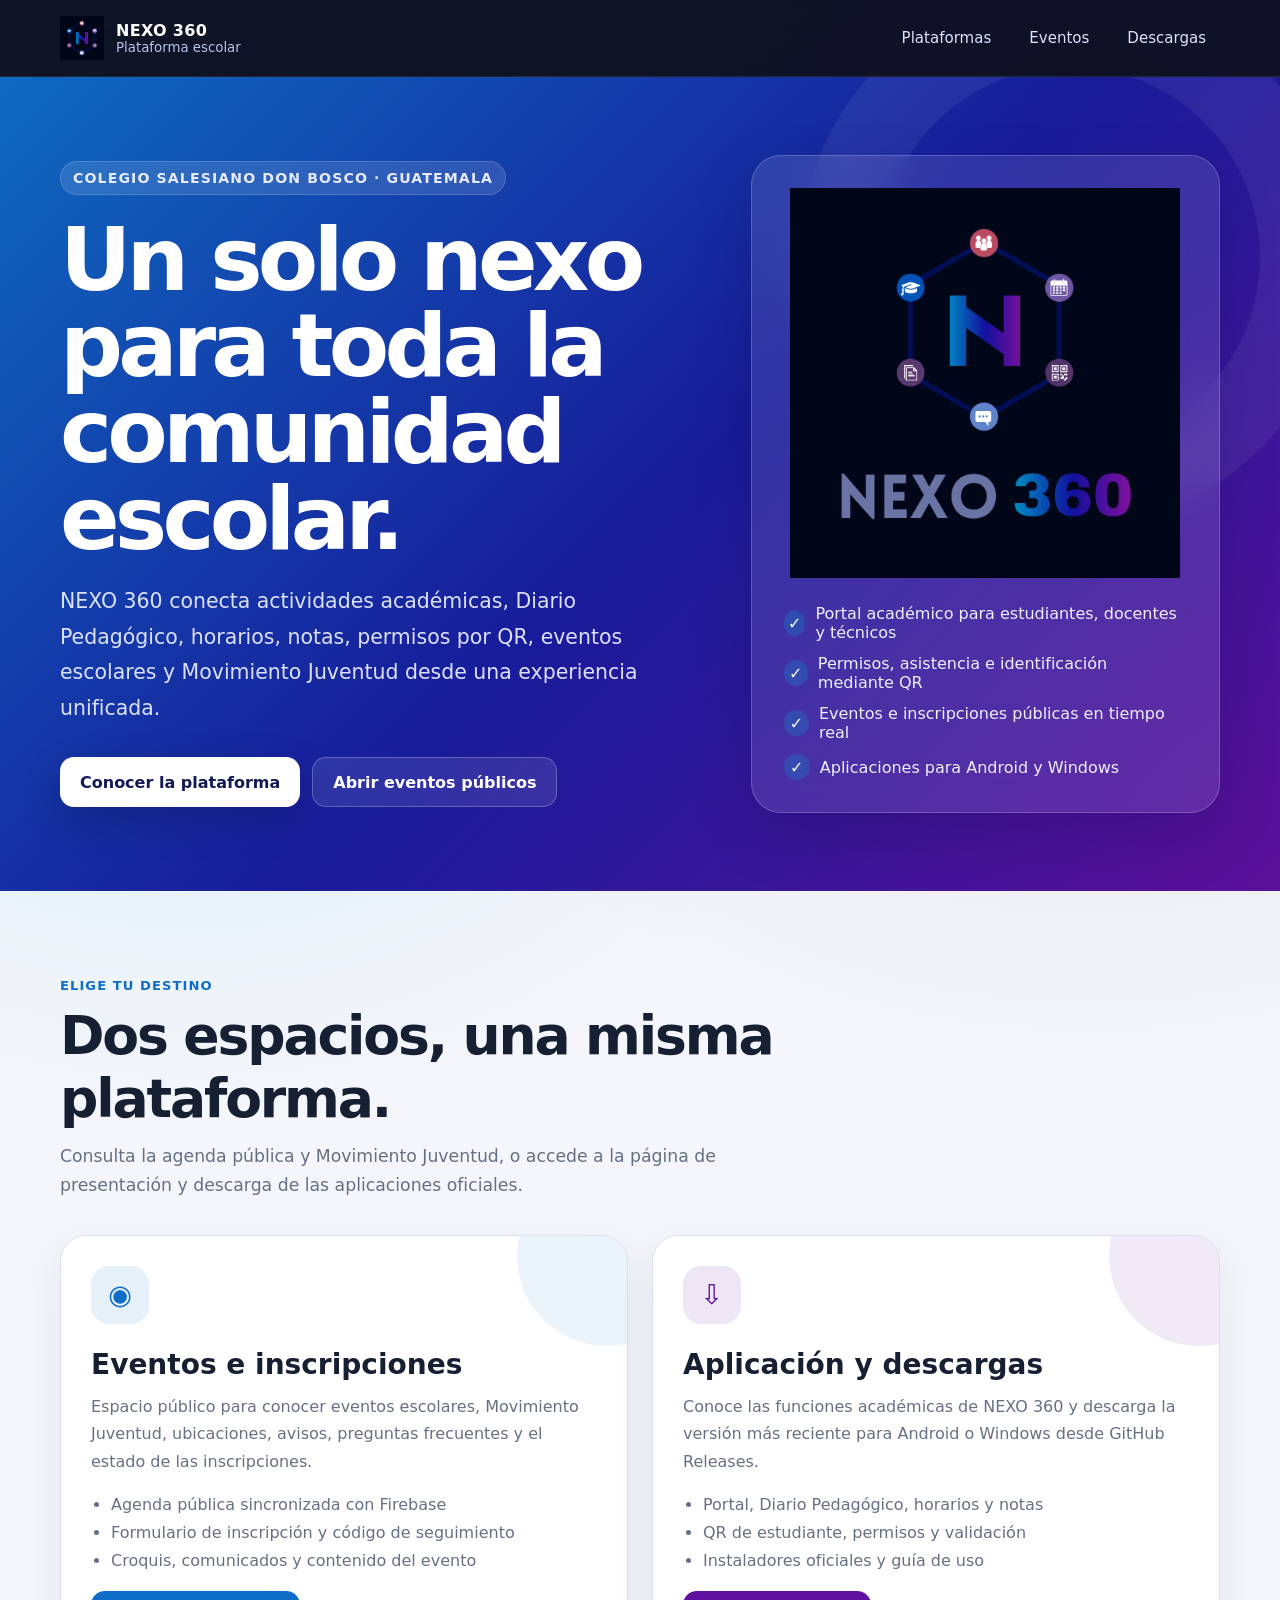
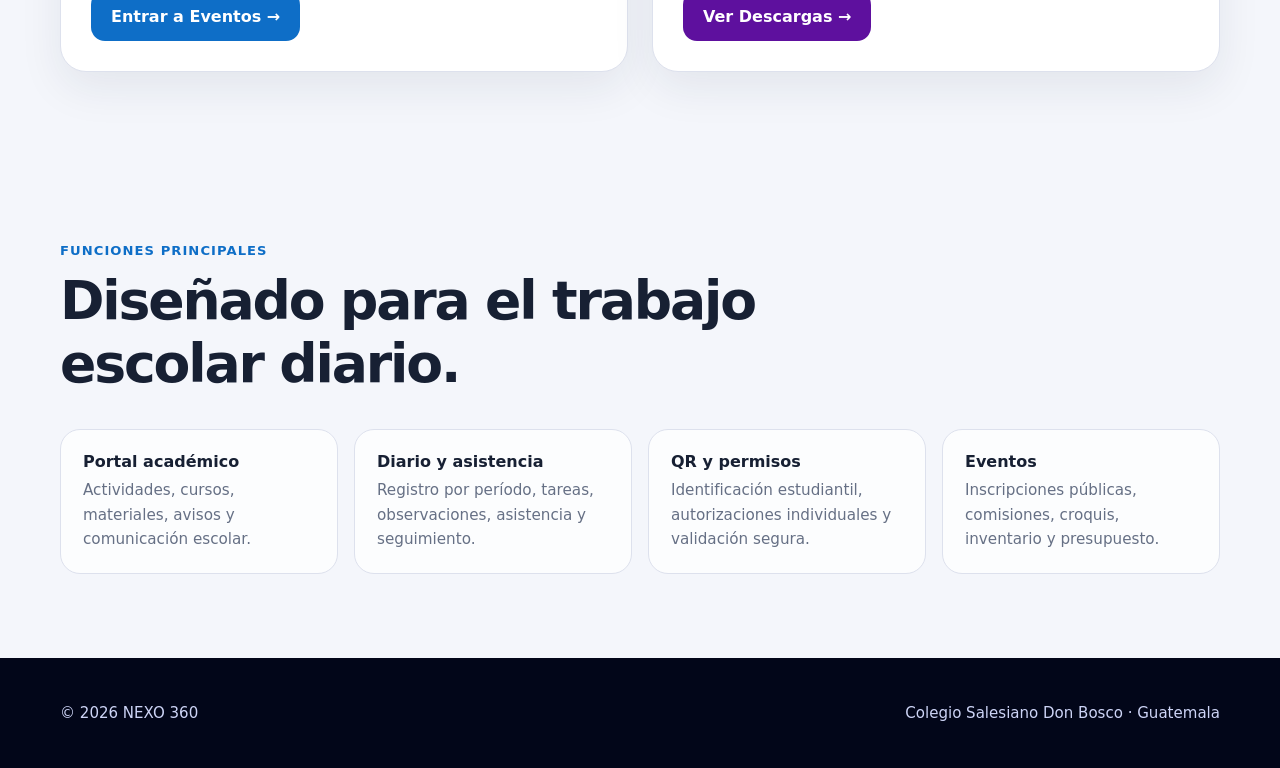
<file: web/index.html>
<!doctype html>
<html lang="es">
<head>
  <meta charset="utf-8">
  <meta name="viewport" content="width=device-width, initial-scale=1">
  <meta name="description" content="NEXO 360: portal escolar, eventos públicos y descargas para Android y Windows.">
  <meta name="theme-color" content="#020619">
  <title>NEXO 360 · Inicio</title>
  <link rel="icon" href="eventos/assets/nexo-360-icon.png">
  <style>
    :root{--navy:#020619;--primary:#131954;--blue:#0e6ec7;--cyan:#00a4d6;--violet:#5e109e;--surface:#fff;--background:#f4f6fb;--text:#172033;--muted:#667085;--border:#dde1ed;--shadow:0 24px 60px rgba(2,6,25,.16)}
    *{box-sizing:border-box}html{scroll-behavior:smooth}body{margin:0;font-family:Inter,ui-sans-serif,system-ui,-apple-system,BlinkMacSystemFont,"Segoe UI",sans-serif;color:var(--text);background:radial-gradient(circle at 15% 15%,rgba(0,164,214,.14),transparent 34%),radial-gradient(circle at 85% 8%,rgba(94,16,158,.15),transparent 36%),var(--background)}
    a{color:inherit;text-decoration:none}img{max-width:100%;display:block}
    .topbar{position:sticky;top:0;z-index:20;background:rgba(2,6,25,.94);backdrop-filter:blur(16px);border-bottom:1px solid rgba(255,255,255,.08)}
    .nav{width:min(1160px,calc(100% - 32px));margin:auto;min-height:76px;display:flex;align-items:center;justify-content:space-between;gap:24px}
    .brand{display:inline-flex;align-items:center;gap:12px;color:#fff;font-weight:800;letter-spacing:.02em}.brand img{width:44px;height:44px;object-fit:contain}.brand span{display:grid}.brand small{color:#b9c2ee;font-weight:500;letter-spacing:0}
    .nav-links{display:flex;align-items:center;gap:10px}.nav-links a{color:#dce1ff;padding:10px 14px;border-radius:999px;font-size:.94rem}.nav-links a:hover{background:rgba(255,255,255,.09)}
    .hero{color:#fff;background:linear-gradient(135deg,rgba(14,110,199,.96),rgba(25,28,159,.96) 52%,rgba(94,16,158,.97)),var(--navy);overflow:hidden}
    .hero-inner{width:min(1160px,calc(100% - 32px));margin:auto;min-height:640px;display:grid;grid-template-columns:1.15fr .85fr;align-items:center;gap:56px;padding:78px 0;position:relative}.hero-inner::after{content:"";position:absolute;width:380px;height:380px;right:-120px;top:-90px;border-radius:50%;border:80px solid rgba(255,255,255,.06)}
    .eyebrow{display:inline-flex;align-items:center;gap:8px;padding:8px 12px;border-radius:999px;background:rgba(255,255,255,.12);border:1px solid rgba(255,255,255,.16);color:#e8ebff;font-size:.88rem;font-weight:700;text-transform:uppercase;letter-spacing:.08em}
    h1{font-size:clamp(2.7rem,7vw,5.5rem);line-height:.98;margin:22px 0;max-width:800px;letter-spacing:-.055em}.hero p{color:#dce1ff;font-size:clamp(1.05rem,2vw,1.28rem);line-height:1.75;max-width:700px;margin:0 0 30px}
    .actions{display:flex;flex-wrap:wrap;gap:12px}.button{display:inline-flex;align-items:center;justify-content:center;gap:9px;min-height:50px;padding:0 20px;border-radius:14px;font-weight:800;transition:transform .18s ease,box-shadow .18s ease,background .18s ease}.button:hover{transform:translateY(-2px)}.button.primary{background:#fff;color:var(--primary);box-shadow:0 15px 40px rgba(0,0,0,.18)}.button.secondary{background:rgba(255,255,255,.1);color:#fff;border:1px solid rgba(255,255,255,.24)}
    .hero-card{position:relative;z-index:2;border-radius:30px;padding:32px;background:rgba(255,255,255,.11);border:1px solid rgba(255,255,255,.2);box-shadow:var(--shadow);backdrop-filter:blur(18px)}.hero-card img{width:min(100%,390px);margin:0 auto 26px}.hero-card ul{list-style:none;padding:0;margin:0;display:grid;gap:12px}.hero-card li{display:flex;align-items:center;gap:10px;color:#eef0ff}.hero-card li::before{content:"✓";width:26px;height:26px;border-radius:50%;display:grid;place-items:center;background:rgba(0,164,214,.24);color:#fff;font-weight:900}
    .section{width:min(1160px,calc(100% - 32px));margin:auto;padding:84px 0}.section-heading{max-width:760px;margin-bottom:34px}.section-heading span{color:var(--blue);font-weight:800;text-transform:uppercase;letter-spacing:.08em;font-size:.82rem}.section-heading h2{font-size:clamp(2rem,5vw,3.35rem);margin:10px 0 12px;letter-spacing:-.04em}.section-heading p{color:var(--muted);font-size:1.08rem;line-height:1.7;margin:0}
    .choice-grid{display:grid;grid-template-columns:repeat(2,minmax(0,1fr));gap:24px}.choice-card{background:var(--surface);border:1px solid var(--border);border-radius:26px;padding:30px;box-shadow:0 16px 44px rgba(30,39,70,.08);display:flex;flex-direction:column;min-height:390px;position:relative;overflow:hidden}.choice-card::after{content:"";position:absolute;width:180px;height:180px;border-radius:50%;right:-70px;top:-70px;background:rgba(14,110,199,.08)}.choice-card.downloads::after{background:rgba(94,16,158,.09)}
    .icon{width:58px;height:58px;border-radius:18px;display:grid;place-items:center;font-size:1.7rem;background:rgba(14,110,199,.1);color:var(--blue);margin-bottom:24px}.downloads .icon{background:rgba(94,16,158,.1);color:var(--violet)}.choice-card h3{font-size:1.75rem;margin:0 0 12px}.choice-card p{color:var(--muted);line-height:1.72;margin:0}.choice-card ul{padding-left:20px;color:var(--muted);line-height:1.75}.choice-card .button{margin-top:auto;align-self:flex-start}.choice-card .button.primary{background:var(--blue);color:#fff;box-shadow:none}.choice-card.downloads .button.primary{background:var(--violet)}
    .features{display:grid;grid-template-columns:repeat(4,minmax(0,1fr));gap:16px}.feature{background:rgba(255,255,255,.76);border:1px solid var(--border);border-radius:20px;padding:22px}.feature strong{display:block;margin-bottom:7px}.feature p{margin:0;color:var(--muted);line-height:1.6;font-size:.95rem}
    footer{background:var(--navy);color:#cdd4f6}.footer-inner{width:min(1160px,calc(100% - 32px));margin:auto;min-height:110px;display:flex;align-items:center;justify-content:space-between;gap:20px;font-size:.94rem}
    @media(max-width:900px){.hero-inner,.choice-grid{grid-template-columns:1fr}.hero-inner{padding:58px 0;gap:36px}.hero-card{max-width:620px}.features{grid-template-columns:repeat(2,minmax(0,1fr))}}
    @media(max-width:640px){.nav{min-height:68px}.brand small,.nav-links{display:none}.section{padding:62px 0}.choice-card{min-height:0}.choice-card .button{margin-top:24px;width:100%}.features{grid-template-columns:1fr}.footer-inner{padding:28px 0;flex-direction:column;align-items:flex-start}}
  </style>
</head>
<body>
  <header class="topbar">
    <div class="nav">
      <a class="brand" href="./" aria-label="Inicio de NEXO 360"><img src="eventos/assets/nexo-360-icon.png" alt="Logo de NEXO 360"><span>NEXO 360<small>Plataforma escolar</small></span></a>
      <nav class="nav-links" aria-label="Navegación principal"><a href="#plataformas">Plataformas</a><a href="eventos/">Eventos</a><a href="descargas/">Descargas</a></nav>
    </div>
  </header>
  <main>
    <section class="hero">
      <div class="hero-inner">
        <div>
          <span class="eyebrow">Colegio Salesiano Don Bosco · Guatemala</span>
          <h1>Un solo nexo para toda la comunidad escolar.</h1>
          <p>NEXO 360 conecta actividades académicas, Diario Pedagógico, horarios, notas, permisos por QR, eventos escolares y Movimiento Juventud desde una experiencia unificada.</p>
          <div class="actions"><a class="button primary" href="#plataformas">Conocer la plataforma</a><a class="button secondary" href="eventos/">Abrir eventos públicos</a></div>
        </div>
        <aside class="hero-card" aria-label="Resumen de NEXO 360">
          <img src="eventos/assets/nexo-360-logo.png" alt="NEXO 360">
          <ul><li>Portal académico para estudiantes, docentes y técnicos</li><li>Permisos, asistencia e identificación mediante QR</li><li>Eventos e inscripciones públicas en tiempo real</li><li>Aplicaciones para Android y Windows</li></ul>
        </aside>
      </div>
    </section>
    <section class="section" id="plataformas">
      <div class="section-heading"><span>Elige tu destino</span><h2>Dos espacios, una misma plataforma.</h2><p>Consulta la agenda pública y Movimiento Juventud, o accede a la página de presentación y descarga de las aplicaciones oficiales.</p></div>
      <div class="choice-grid">
        <article class="choice-card"><div class="icon" aria-hidden="true">◉</div><h3>Eventos e inscripciones</h3><p>Espacio público para conocer eventos escolares, Movimiento Juventud, ubicaciones, avisos, preguntas frecuentes y el estado de las inscripciones.</p><ul><li>Agenda pública sincronizada con Firebase</li><li>Formulario de inscripción y código de seguimiento</li><li>Croquis, comunicados y contenido del evento</li></ul><a class="button primary" href="eventos/">Entrar a Eventos →</a></article>
        <article class="choice-card downloads"><div class="icon" aria-hidden="true">⇩</div><h3>Aplicación y descargas</h3><p>Conoce las funciones académicas de NEXO 360 y descarga la versión más reciente para Android o Windows desde GitHub Releases.</p><ul><li>Portal, Diario Pedagógico, horarios y notas</li><li>QR de estudiante, permisos y validación</li><li>Instaladores oficiales y guía de uso</li></ul><a class="button primary" href="descargas/">Ver Descargas →</a></article>
      </div>
    </section>
    <section class="section" aria-labelledby="funciones-title">
      <div class="section-heading"><span>Funciones principales</span><h2 id="funciones-title">Diseñado para el trabajo escolar diario.</h2></div>
      <div class="features"><article class="feature"><strong>Portal académico</strong><p>Actividades, cursos, materiales, avisos y comunicación escolar.</p></article><article class="feature"><strong>Diario y asistencia</strong><p>Registro por período, tareas, observaciones, asistencia y seguimiento.</p></article><article class="feature"><strong>QR y permisos</strong><p>Identificación estudiantil, autorizaciones individuales y validación segura.</p></article><article class="feature"><strong>Eventos</strong><p>Inscripciones públicas, comisiones, croquis, inventario y presupuesto.</p></article></div>
    </section>
  </main>
  <footer><div class="footer-inner"><span>© <span id="year"></span> NEXO 360</span><span>Colegio Salesiano Don Bosco · Guatemala</span></div></footer>
  <script>document.getElementById('year').textContent=new Date().getFullYear();</script>
</body>
</html>
</file>
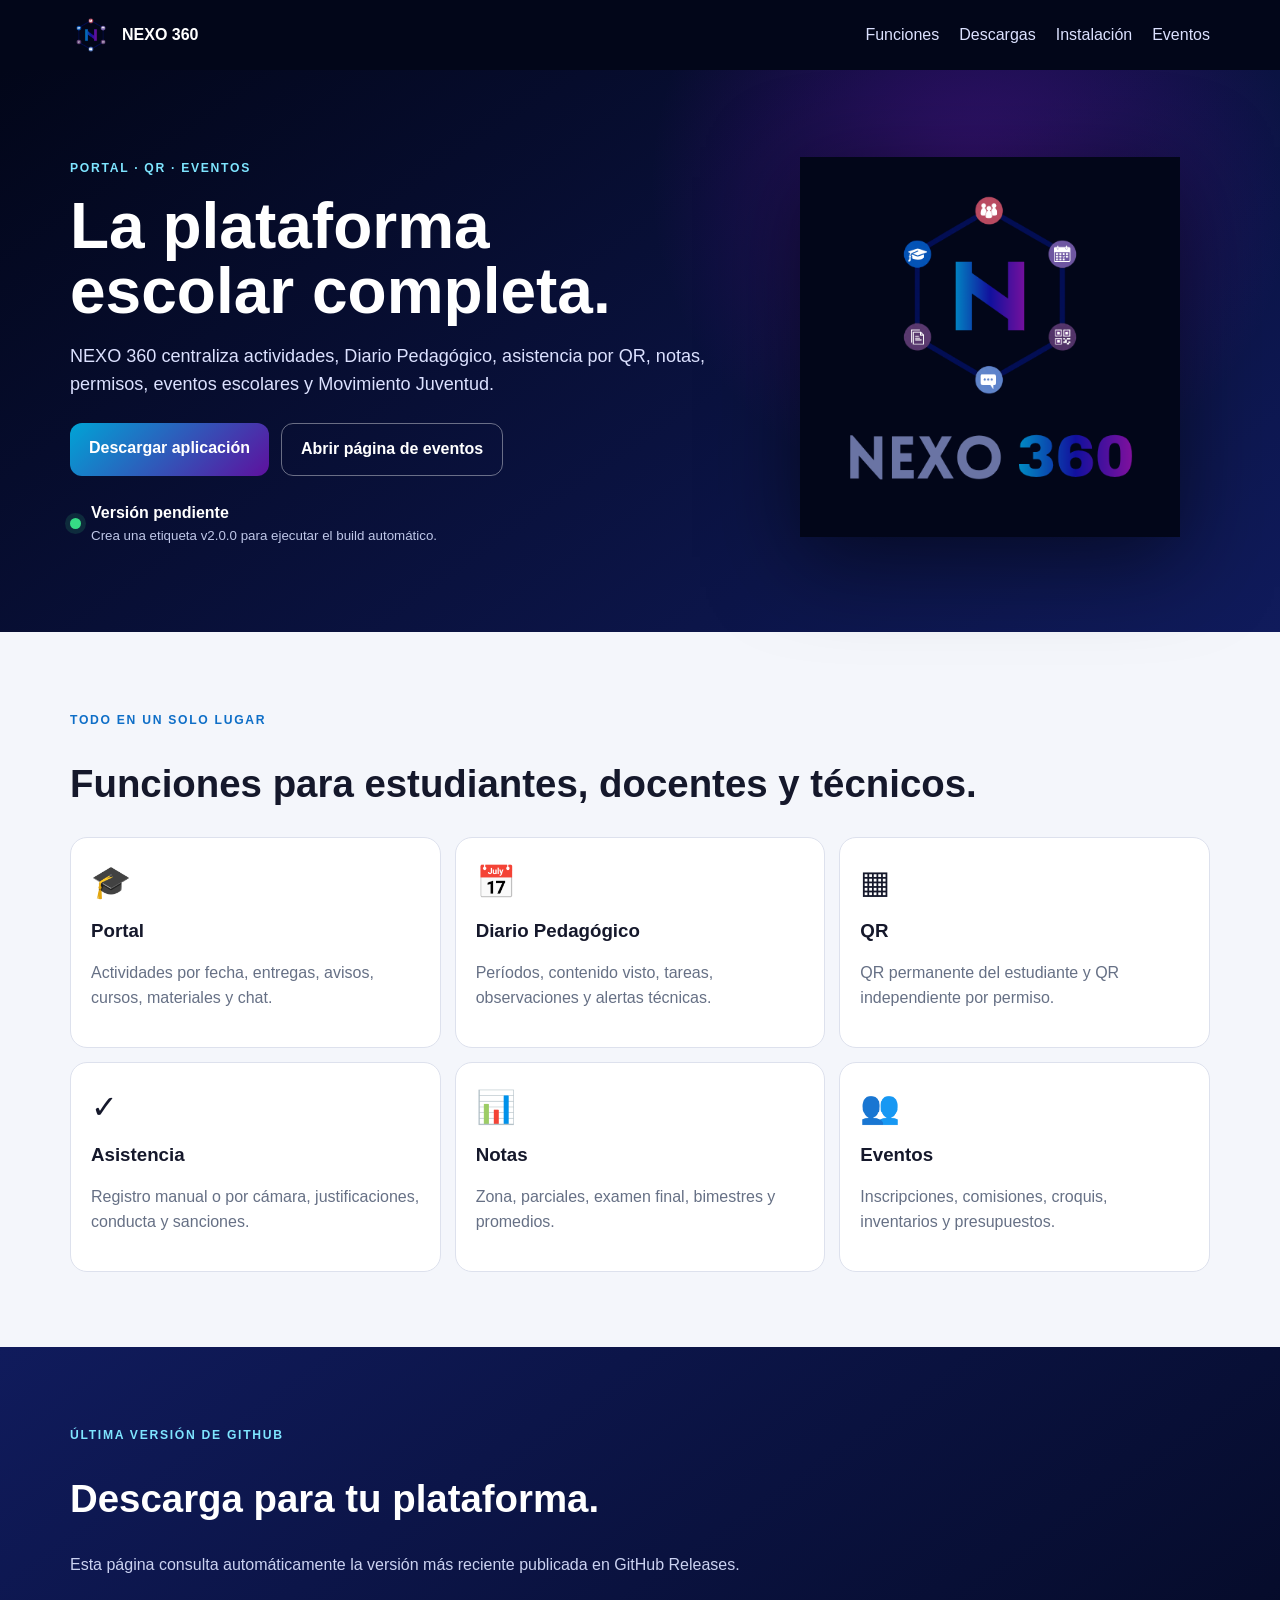
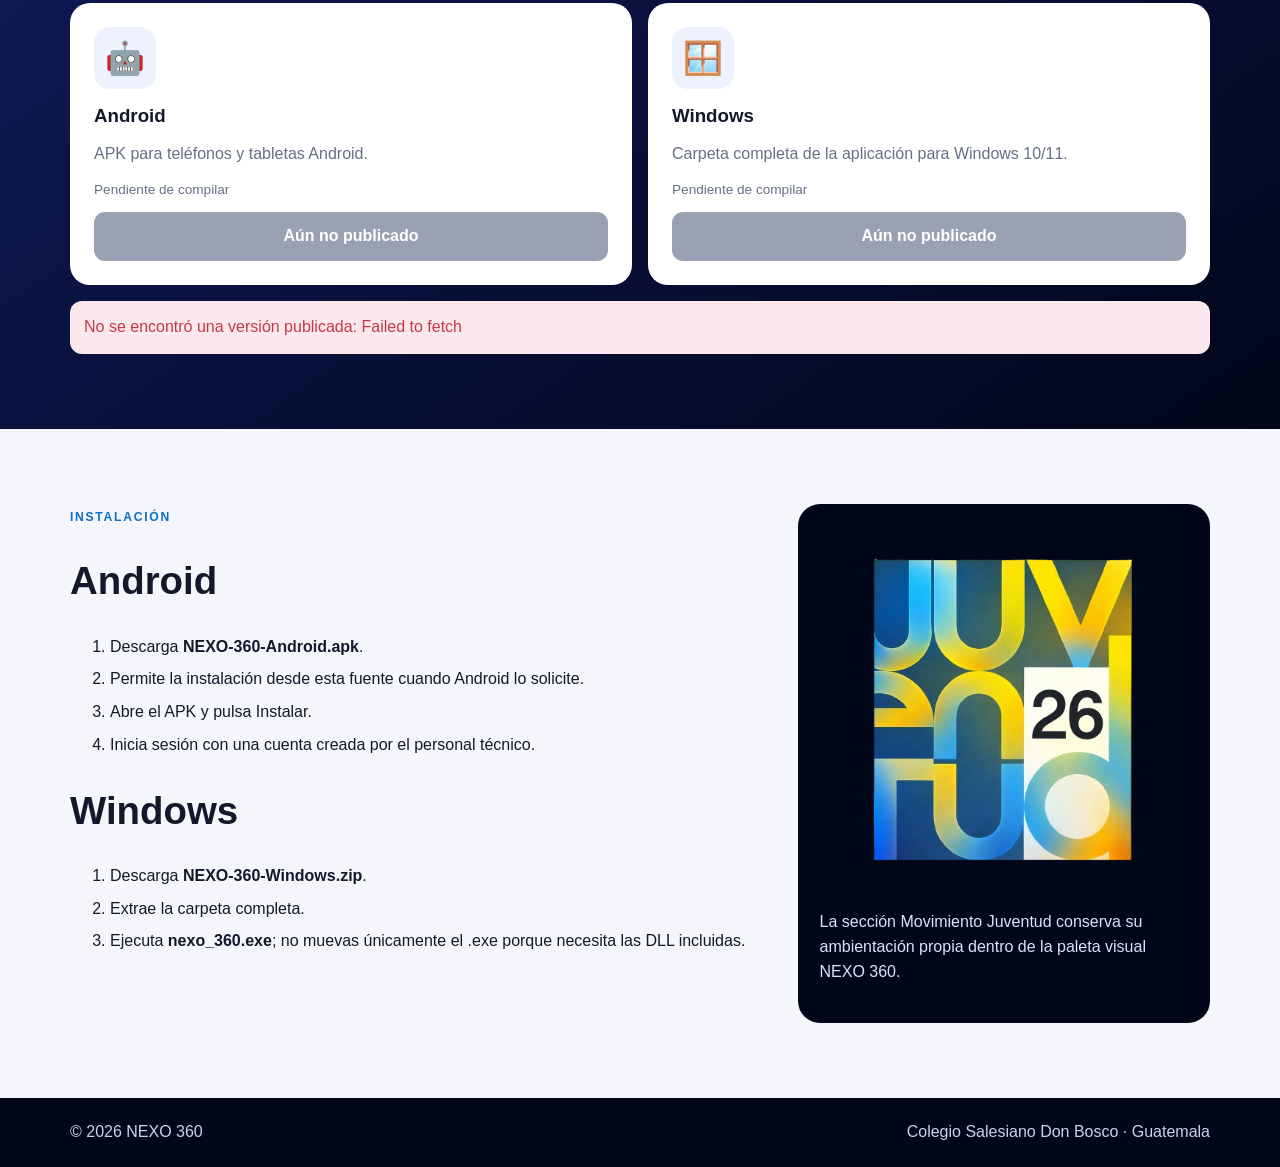
<file: web/descargas/index.html>
<!doctype html>
<html lang="es">
<head>
  <meta charset="utf-8">
  <meta name="viewport" content="width=device-width,initial-scale=1">
  <meta name="description" content="Descarga NEXO 360 para Android y Windows.">
  <meta name="theme-color" content="#020619">
  <title>NEXO 360 · Descargas</title>
  <link rel="icon" href="assets/nexo-360-icon.png">
  <link rel="stylesheet" href="styles.css">
</head>
<body>
  <header><div class="container nav"><a class="brand" href="#inicio"><img src="assets/nexo-360-icon.png" alt=""><strong>NEXO 360</strong></a><nav><a href="#funciones">Funciones</a><a href="#descargas">Descargas</a><a href="#instalar">Instalación</a><a href="../eventos/">Eventos</a></nav></div></header>
  <main>
    <section class="hero" id="inicio"><div class="container hero-grid"><div><span class="eyebrow">Portal · QR · Eventos</span><h1>La plataforma escolar completa.</h1><p>NEXO 360 centraliza actividades, Diario Pedagógico, asistencia por QR, notas, permisos, eventos escolares y Movimiento Juventud.</p><div class="actions"><a class="button primary" href="#descargas">Descargar aplicación</a><a class="button secondary" href="../eventos/">Abrir página de eventos</a></div><div class="release"><span></span><div><b id="version">Buscando última versión…</b><small id="published"></small></div></div></div><div class="visual"><img src="assets/nexo-360-logo.png" alt="Logo NEXO 360"></div></div></section>

    <section class="section" id="funciones"><div class="container"><div class="heading"><span class="eyebrow dark">Todo en un solo lugar</span><h2>Funciones para estudiantes, docentes y técnicos.</h2></div><div class="features"><article><span>🎓</span><h3>Portal</h3><p>Actividades por fecha, entregas, avisos, cursos, materiales y chat.</p></article><article><span>📅</span><h3>Diario Pedagógico</h3><p>Períodos, contenido visto, tareas, observaciones y alertas técnicas.</p></article><article><span>▦</span><h3>QR</h3><p>QR permanente del estudiante y QR independiente por permiso.</p></article><article><span>✓</span><h3>Asistencia</h3><p>Registro manual o por cámara, justificaciones, conducta y sanciones.</p></article><article><span>📊</span><h3>Notas</h3><p>Zona, parciales, examen final, bimestres y promedios.</p></article><article><span>👥</span><h3>Eventos</h3><p>Inscripciones, comisiones, croquis, inventarios y presupuestos.</p></article></div></div></section>

    <section class="section downloads" id="descargas"><div class="container"><div class="heading light"><span class="eyebrow">Última versión de GitHub</span><h2>Descarga para tu plataforma.</h2><p>Esta página consulta automáticamente la versión más reciente publicada en GitHub Releases.</p></div><div id="download-grid" class="download-grid"><p>Cargando archivos…</p></div><div id="release-error" class="error" hidden></div></div></section>

    <section class="section" id="instalar"><div class="container install-grid"><div><span class="eyebrow dark">Instalación</span><h2>Android</h2><ol><li>Descarga <b>NEXO-360-Android.apk</b>.</li><li>Permite la instalación desde esta fuente cuando Android lo solicite.</li><li>Abre el APK y pulsa Instalar.</li><li>Inicia sesión con una cuenta creada por el personal técnico.</li></ol><h2>Windows</h2><ol><li>Descarga <b>NEXO-360-Windows.zip</b>.</li><li>Extrae la carpeta completa.</li><li>Ejecuta <b>nexo_360.exe</b>; no muevas únicamente el .exe porque necesita las DLL incluidas.</li></ol></div><aside><img src="assets/juventud-2026.png" alt="Movimiento Juventud 2026"><p>La sección Movimiento Juventud conserva su ambientación propia dentro de la paleta visual NEXO 360.</p></aside></div></section>
  </main>
  <footer><div class="container"><span>© <span id="year"></span> NEXO 360</span><span>Colegio Salesiano Don Bosco · Guatemala</span></div></footer>
  <script src="app.js"></script>
</body>
</html>
</file>
<file: web/descargas/styles.css>
:root{--navy:#020619;--blue:#0e6ec7;--cyan:#00a4d6;--violet:#5e109e;--coral:#d4526b;--ink:#15182b;--muted:#667085;--bg:#f4f6fb;--line:#dde1ed}*{box-sizing:border-box}html{scroll-behavior:smooth}body{margin:0;font-family:Inter,Segoe UI,Arial,sans-serif;background:var(--bg);color:var(--ink);line-height:1.55}a{text-decoration:none;color:inherit}.container{width:min(1140px,calc(100% - 36px));margin:auto}header{background:var(--navy);color:#fff;position:sticky;top:0;z-index:20}.nav{min-height:70px;display:flex;align-items:center;justify-content:space-between}.brand{display:flex;align-items:center;gap:10px}.brand img{width:42px}.nav nav{display:flex;gap:20px}.nav nav a{color:#dce1ff}.hero{padding:85px 0;background:radial-gradient(circle at 76% 20%,rgba(94,16,158,.48),transparent 30%),linear-gradient(145deg,var(--navy),#101b5c);color:#fff}.hero-grid{display:grid;grid-template-columns:1.2fr .8fr;align-items:center;gap:40px}.eyebrow{text-transform:uppercase;letter-spacing:.14em;font-size:.76rem;font-weight:800;color:#7ee5ff}.eyebrow.dark{color:var(--blue)}h1{font-size:clamp(2.6rem,5vw,4.8rem);line-height:1.02;margin:14px 0}h2{font-size:clamp(1.8rem,3vw,2.8rem);line-height:1.1}.hero p{color:#dce1ff;font-size:1.13rem;max-width:700px}.actions{display:flex;gap:12px;flex-wrap:wrap;margin:25px 0}.button{padding:13px 19px;border-radius:12px;font-weight:800}.primary{background:linear-gradient(135deg,var(--cyan),var(--violet));color:#fff}.secondary{border:1px solid #ffffff65;color:#fff}.release{display:flex;align-items:center;gap:10px}.release>span{width:11px;height:11px;background:#36db85;border-radius:50%;box-shadow:0 0 0 5px #36db8525}.release div{display:flex;flex-direction:column}.release small{color:#bfc7e8}.visual{text-align:center}.visual img{width:min(100%,380px);filter:drop-shadow(0 20px 45px #0008)}.section{padding:75px 0}.heading{margin-bottom:26px}.features{display:grid;grid-template-columns:repeat(3,1fr);gap:14px}.features article{background:#fff;border:1px solid var(--line);padding:20px;border-radius:17px}.features article>span{font-size:2rem}.features h3{margin:8px 0}.features p{color:var(--muted)}.downloads{background:linear-gradient(145deg,#101b5c,var(--navy));color:#fff}.heading.light p{color:#cbd2f1}.download-grid{display:grid;grid-template-columns:repeat(2,1fr);gap:16px}.download-card{background:#fff;color:var(--ink);padding:24px;border-radius:20px;display:flex;flex-direction:column;gap:12px}.download-card .icon{width:62px;height:62px;border-radius:16px;background:#eef2ff;display:grid;place-items:center;font-size:2rem}.download-card h3{margin:0}.download-card p{color:var(--muted);margin:0}.download-meta{display:flex;justify-content:space-between;font-size:.85rem;color:var(--muted)}.download-button{margin-top:auto;text-align:center;background:linear-gradient(135deg,var(--blue),var(--violet));color:#fff;border-radius:11px;padding:12px;font-weight:800}.download-button.disabled{background:#9aa1b3;pointer-events:none}.error{margin-top:16px;background:#fce8ec;color:#c6384b;padding:14px;border-radius:12px}.install-grid{display:grid;grid-template-columns:1.25fr .75fr;gap:40px}.install-grid li{margin-bottom:8px}.install-grid aside{background:var(--navy);color:#fff;border-radius:22px;padding:22px}.install-grid aside img{max-width:100%;display:block;margin:auto}.install-grid aside p{color:#dce1ff}footer{background:var(--navy);color:#cbd2f1;padding:22px 0}footer .container{display:flex;justify-content:space-between}@media(max-width:800px){.nav nav{display:none}.hero-grid,.install-grid{grid-template-columns:1fr}.visual{display:none}.features{grid-template-columns:repeat(2,1fr)}}@media(max-width:560px){.features,.download-grid{grid-template-columns:1fr}.section{padding:55px 0}h1{font-size:2.8rem}footer .container{flex-direction:column;gap:7px}}
</file>
